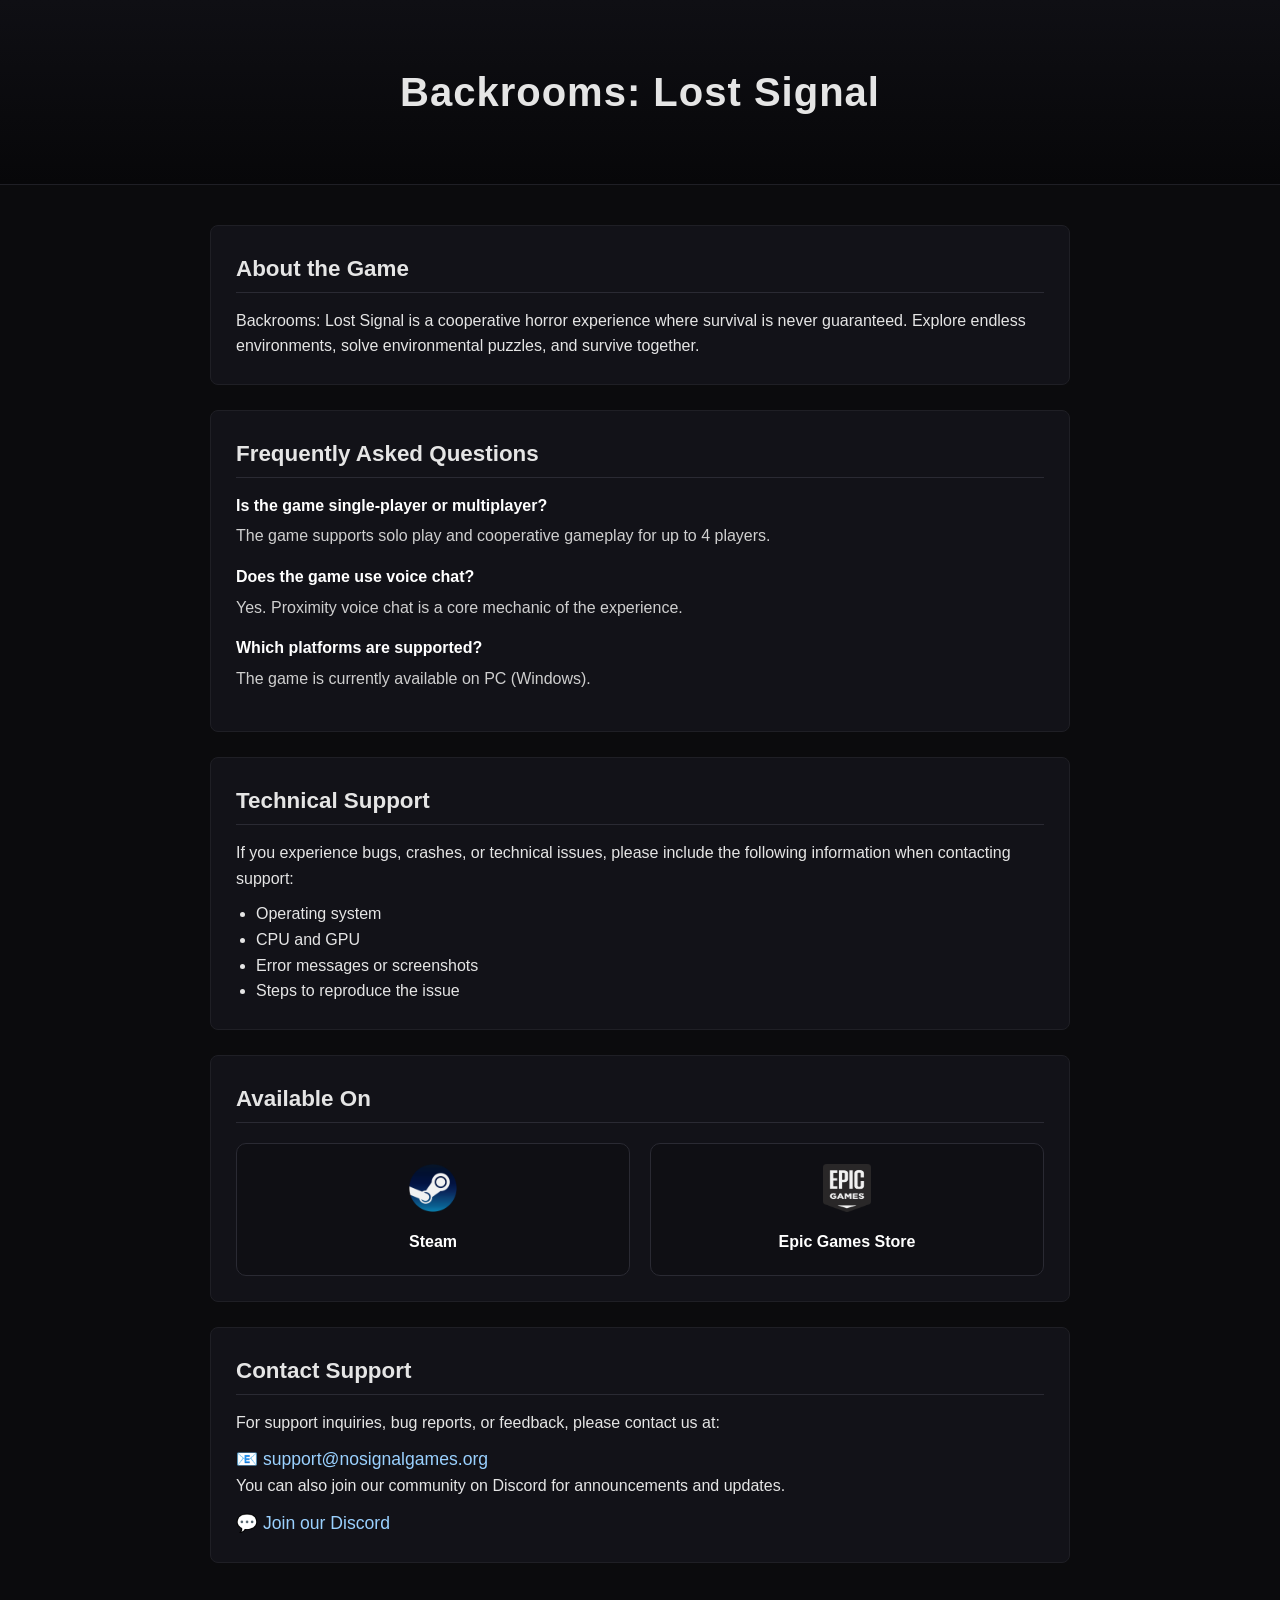
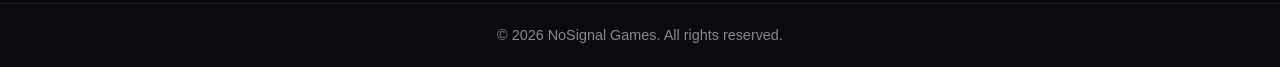
<file: index.html>
<!DOCTYPE html>
<html lang="en">
<head>
  <meta charset="UTF-8" />
  <meta name="viewport" content="width=device-width, initial-scale=1.0" />
  <title>Backrooms: Lost Signal | Support</title>
  <link rel="stylesheet" href="style.css" />
</head>
<body>

  <header class="hero">
    <h1>Backrooms: Lost Signal</h1>
  </header>

  <main class="container">

    <section class="card">
      <h2>About the Game</h2>
      <p>
        Backrooms: Lost Signal is a cooperative horror experience where survival is never guaranteed.
        Explore endless environments, solve environmental puzzles, and survive together.
      </p>
    </section>

    <section class="card">
      <h2>Frequently Asked Questions</h2>

      <div class="faq">
        <h3>Is the game single-player or multiplayer?</h3>
        <p>The game supports solo play and cooperative gameplay for up to 4 players.</p>
      </div>

      <div class="faq">
        <h3>Does the game use voice chat?</h3>
        <p>Yes. Proximity voice chat is a core mechanic of the experience.</p>
      </div>

      <div class="faq">
        <h3>Which platforms are supported?</h3>
        <p>The game is currently available on PC (Windows).</p>
      </div>
    </section>

    <section class="card">
      <h2>Technical Support</h2>
      <p>
        If you experience bugs, crashes, or technical issues, please include the following
        information when contacting support:
      </p>
      <ul>
        <li>Operating system</li>
        <li>CPU and GPU</li>
        <li>Error messages or screenshots</li>
        <li>Steps to reproduce the issue</li>
      </ul>
    </section>

    <section class="card">
  <h2>Available On</h2>

  <div class="store-grid">

    <a class="store-card" href="https://store.steampowered.com/app/4263350?utm_source=official_website" target="_blank">
      <img src="steam.png" alt="Steam" />
      <span>Steam</span>
    </a>

    <a class="store-card" href="https://store.epicgames.com/es-ES/p/backrooms-lost-signal-a91717" target="_blank">
      <img src="epic.png" alt="Epic Games Store" />
      <span>Epic Games Store</span>
    </a>

  </div>
</section>


    <section class="card">
      <h2>Contact Support</h2>
      <p>
        For support inquiries, bug reports, or feedback, please contact us at:
      </p>

      <p class="contact">
        📧 <a href="mailto:support@nosignalgames.org">support@nosignalgames.org</a>
      </p>

      <p>
        You can also join our community on Discord for announcements and updates.
      </p>

      <p class="contact">
        💬 <a href="https://discord.gg/9NU9BvKqxr" target="_blank">Join our Discord</a>
      </p>
    </section>

  </main>

  <footer>
    <p>© 2026 NoSignal Games. All rights reserved.</p>
  </footer>

</body>
</html>
</file>
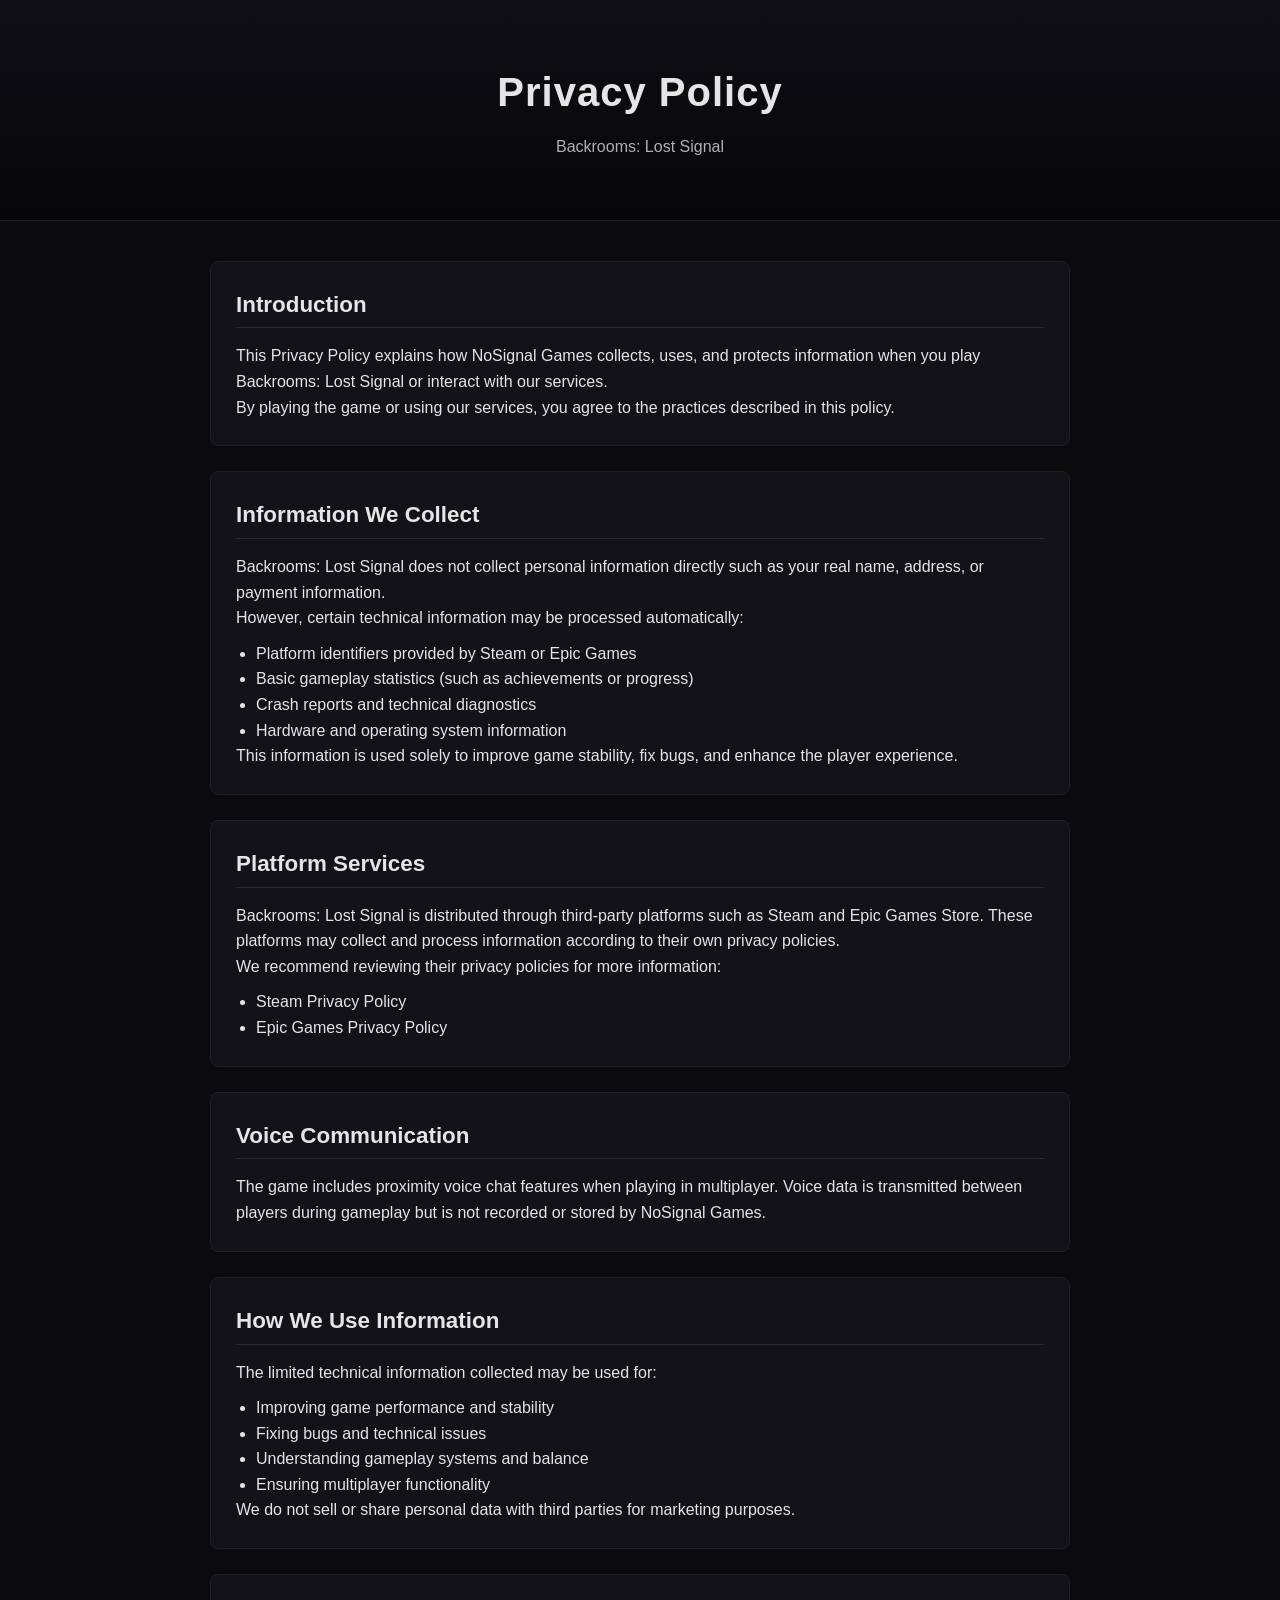
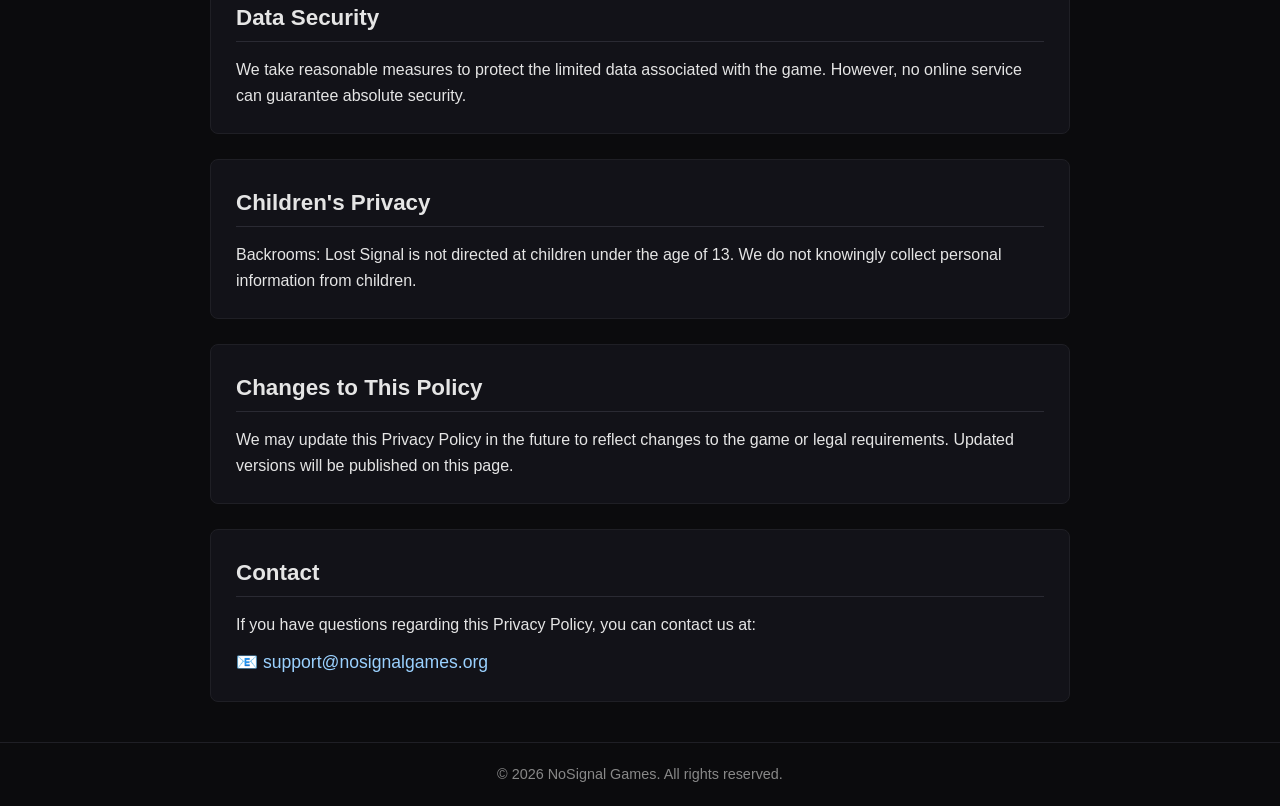
<file: policy.html>
<!DOCTYPE html>
<html lang="en">
<head>
  <meta charset="UTF-8" />
  <meta name="viewport" content="width=device-width, initial-scale=1.0" />
  <title>Backrooms: Lost Signal | Privacy Policy</title>
  <link rel="stylesheet" href="style.css" />
</head>
<body>

  <header class="hero">
    <h1>Privacy Policy</h1>
    <p>Backrooms: Lost Signal</p>
  </header>

  <main class="container">

    <section class="card">
      <h2>Introduction</h2>
      <p>
        This Privacy Policy explains how NoSignal Games collects, uses, and protects
        information when you play Backrooms: Lost Signal or interact with our services.
      </p>
      <p>
        By playing the game or using our services, you agree to the practices described
        in this policy.
      </p>
    </section>

    <section class="card">
      <h2>Information We Collect</h2>
      <p>
        Backrooms: Lost Signal does not collect personal information directly such as
        your real name, address, or payment information.
      </p>

      <p>However, certain technical information may be processed automatically:</p>

      <ul>
        <li>Platform identifiers provided by Steam or Epic Games</li>
        <li>Basic gameplay statistics (such as achievements or progress)</li>
        <li>Crash reports and technical diagnostics</li>
        <li>Hardware and operating system information</li>
      </ul>

      <p>
        This information is used solely to improve game stability, fix bugs,
        and enhance the player experience.
      </p>
    </section>

    <section class="card">
      <h2>Platform Services</h2>
      <p>
        Backrooms: Lost Signal is distributed through third-party platforms such as
        Steam and Epic Games Store. These platforms may collect and process
        information according to their own privacy policies.
      </p>

      <p>
        We recommend reviewing their privacy policies for more information:
      </p>

      <ul>
        <li>Steam Privacy Policy</li>
        <li>Epic Games Privacy Policy</li>
      </ul>
    </section>

    <section class="card">
      <h2>Voice Communication</h2>
      <p>
        The game includes proximity voice chat features when playing in multiplayer.
        Voice data is transmitted between players during gameplay but is not recorded
        or stored by NoSignal Games.
      </p>
    </section>

    <section class="card">
      <h2>How We Use Information</h2>
      <p>The limited technical information collected may be used for:</p>

      <ul>
        <li>Improving game performance and stability</li>
        <li>Fixing bugs and technical issues</li>
        <li>Understanding gameplay systems and balance</li>
        <li>Ensuring multiplayer functionality</li>
      </ul>

      <p>
        We do not sell or share personal data with third parties for marketing purposes.
      </p>
    </section>

    <section class="card">
      <h2>Data Security</h2>
      <p>
        We take reasonable measures to protect the limited data associated with the game.
        However, no online service can guarantee absolute security.
      </p>
    </section>

    <section class="card">
      <h2>Children's Privacy</h2>
      <p>
        Backrooms: Lost Signal is not directed at children under the age of 13.
        We do not knowingly collect personal information from children.
      </p>
    </section>

    <section class="card">
      <h2>Changes to This Policy</h2>
      <p>
        We may update this Privacy Policy in the future to reflect changes to the game
        or legal requirements. Updated versions will be published on this page.
      </p>
    </section>

    <section class="card">
      <h2>Contact</h2>
      <p>
        If you have questions regarding this Privacy Policy, you can contact us at:
      </p>

      <p class="contact">
        📧 <a href="mailto:support@nosignalgames.org">support@nosignalgames.org</a>
      </p>
    </section>

  </main>

  <footer>
    <p>© 2026 NoSignal Games. All rights reserved.</p>
  </footer>

</body>
</html>
</file>
<file: style.css>
* {
  box-sizing: border-box;
  margin: 0;
  padding: 0;
}

body {
  font-family: Arial, Helvetica, sans-serif;
  background-color: #0b0b0d;
  color: #e5e5e5;
  line-height: 1.6;
}

a {
  color: #9ad1ff;
  text-decoration: none;
}

a:hover {
  text-decoration: underline;
}

.hero {
  background: linear-gradient(180deg, #0f0f14, #070709);
  padding: 60px 20px;
  text-align: center;
  border-bottom: 1px solid #1f1f25;
}

.hero h1 {
  font-size: 2.5rem;
  letter-spacing: 1px;
}

.hero p {
  margin-top: 10px;
  color: #b0b0b0;
}

.container {
  max-width: 900px;
  margin: 40px auto;
  padding: 0 20px;
}

.card {
  background-color: #121218;
  border: 1px solid #1f1f25;
  border-radius: 8px;
  padding: 25px;
  margin-bottom: 25px;
}

.card h2 {
  margin-bottom: 15px;
  font-size: 1.4rem;
  border-bottom: 1px solid #2a2a33;
  padding-bottom: 5px;
}

.faq {
  margin-bottom: 15px;
}

.faq h3 {
  font-size: 1rem;
  color: #ffffff;
}

.faq p {
  color: #cfcfcf;
  margin-top: 5px;
}

ul {
  margin-top: 10px;
  padding-left: 20px;
}

.contact {
  margin-top: 10px;
  font-size: 1.1rem;
}

footer {
  text-align: center;
  padding: 20px;
  color: #888;
  font-size: 0.9rem;
  border-top: 1px solid #1f1f25;
}
.store-grid {
  display: grid;
  grid-template-columns: repeat(auto-fit, minmax(180px, 1fr));
  gap: 20px;
  margin-top: 20px;
}

.store-card {
  background-color: #0f0f14;
  border: 1px solid #2a2a33;
  border-radius: 10px;
  padding: 20px;
  text-align: center;
  transition: transform 0.15s ease, box-shadow 0.15s ease;
}

.store-card:hover {
  transform: translateY(-4px);
  box-shadow: 0 8px 20px rgba(0, 0, 0, 0.6);
}

.store-card img {
  width: 48px;
  height: 48px;
  margin-bottom: 10px;
  filter: brightness(0.95);
}

.store-card span {
  display: block;
  font-size: 1rem;
  font-weight: bold;
  color: #ffffff;
}
</file>
